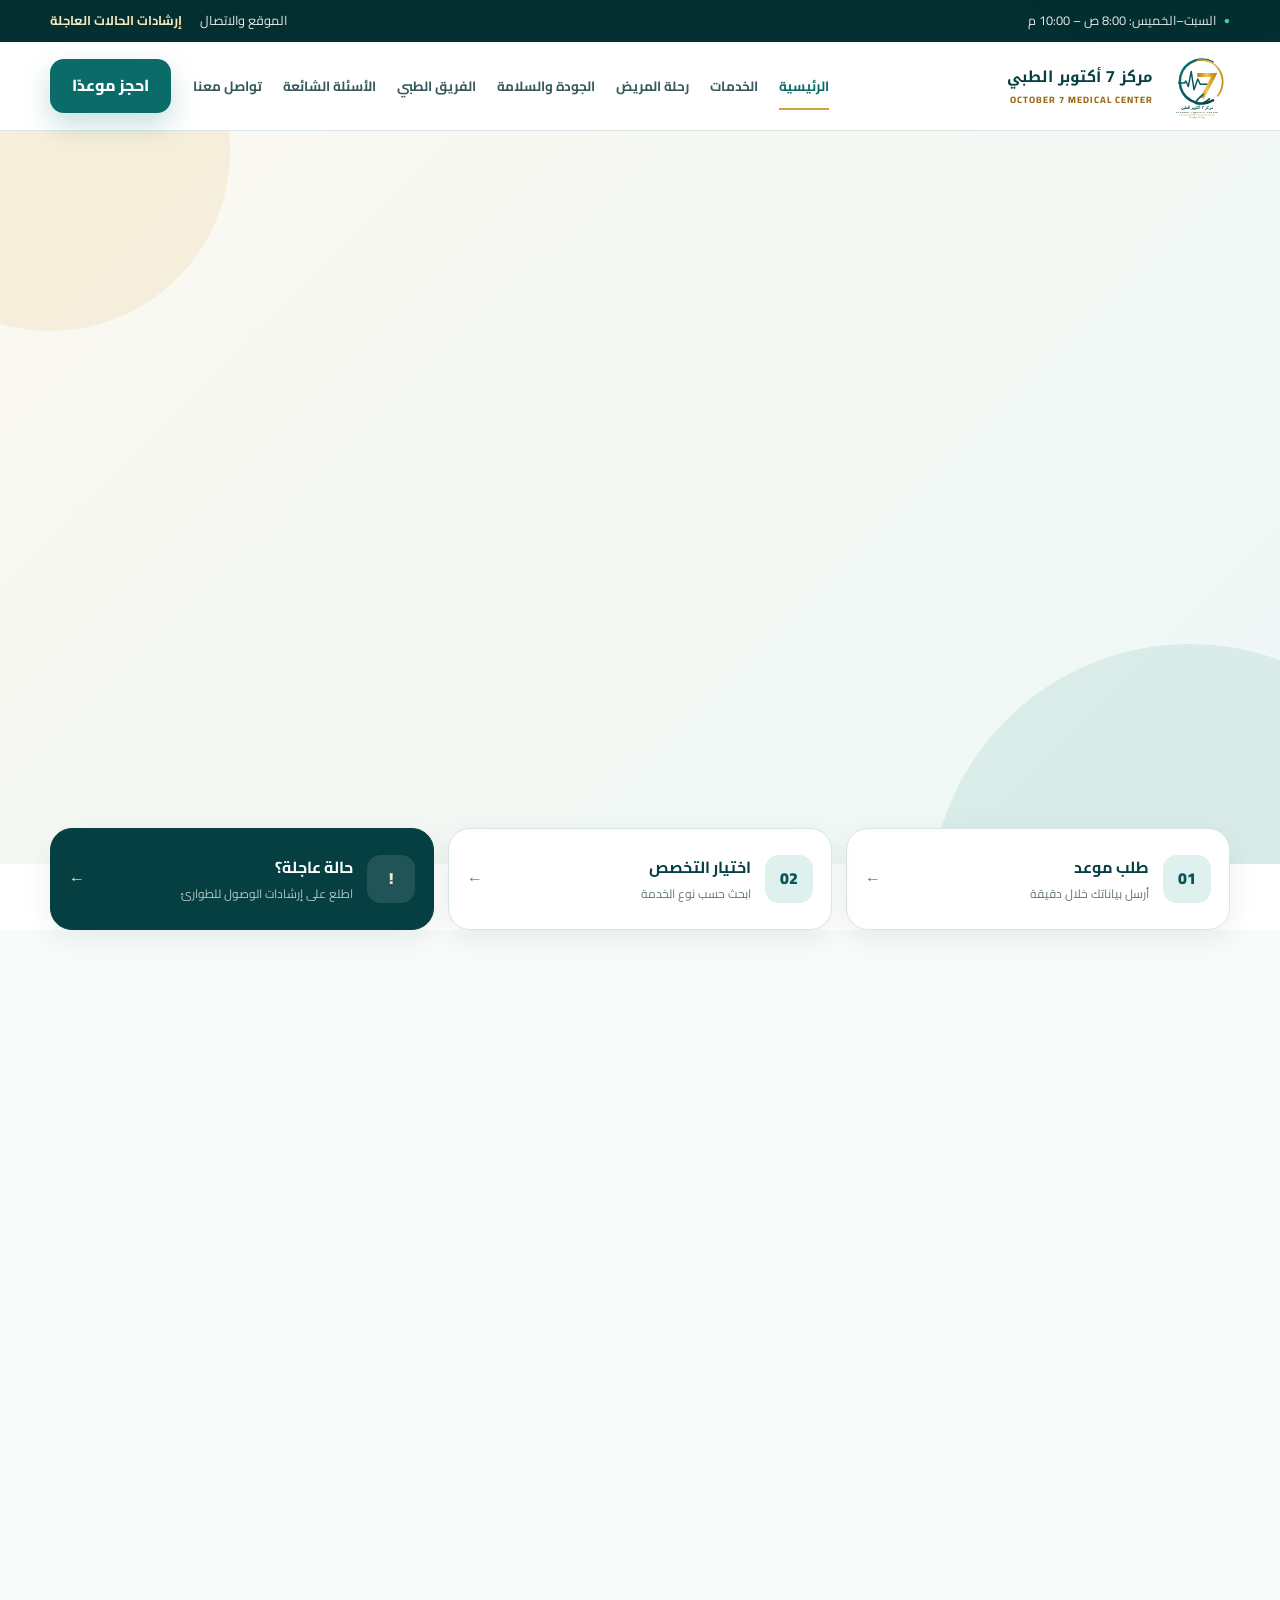
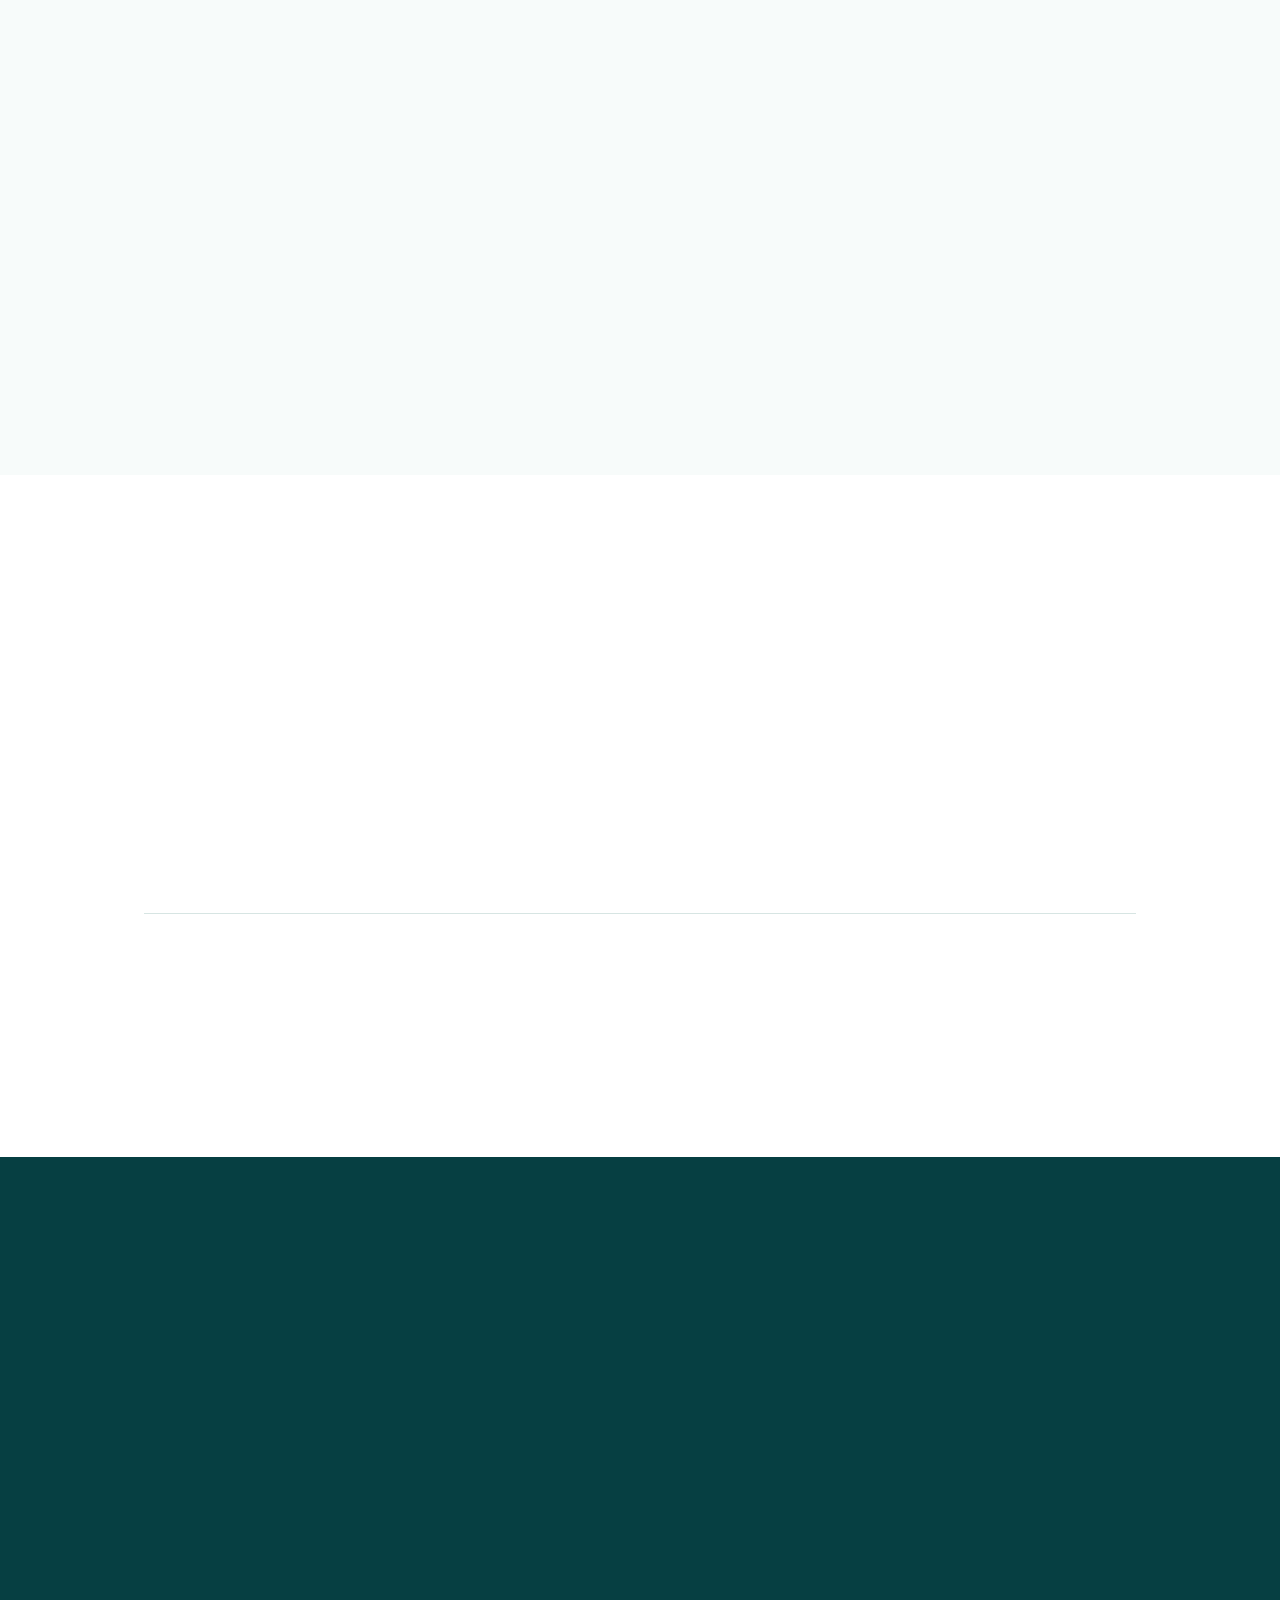
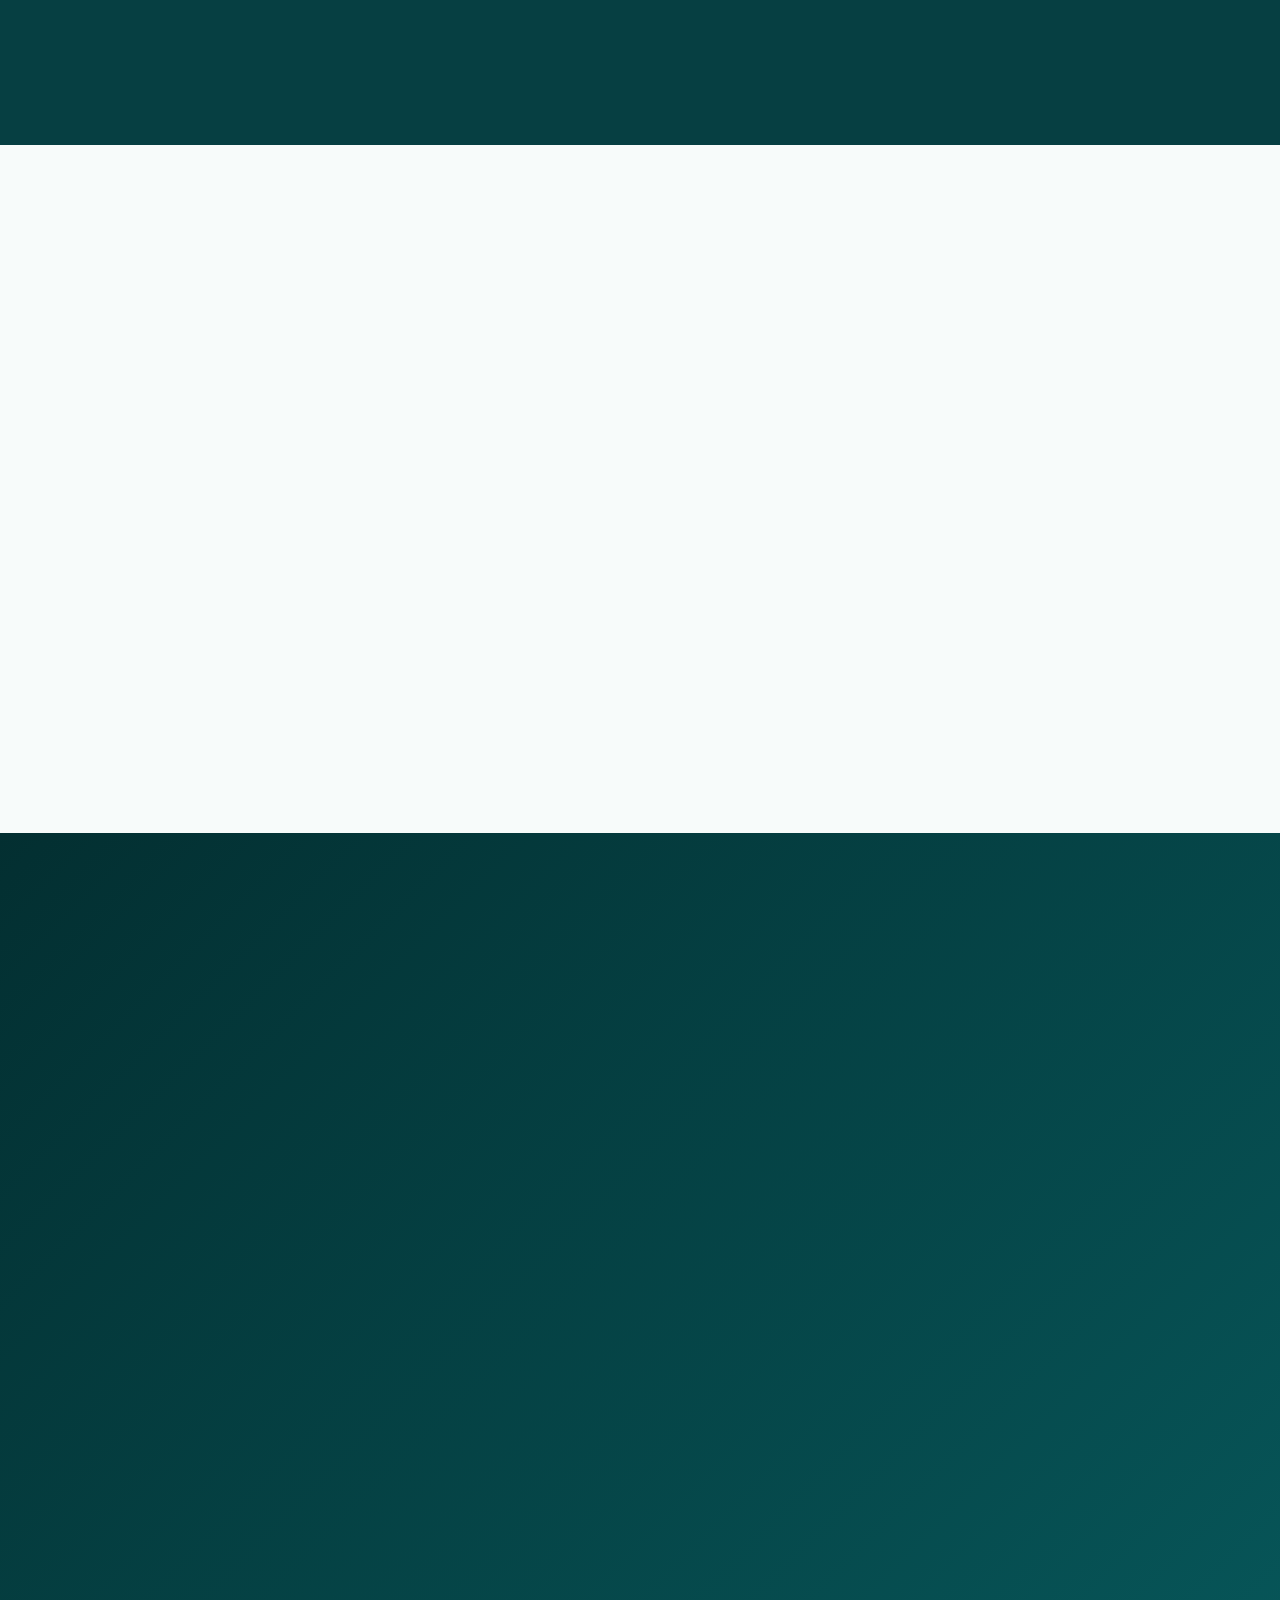
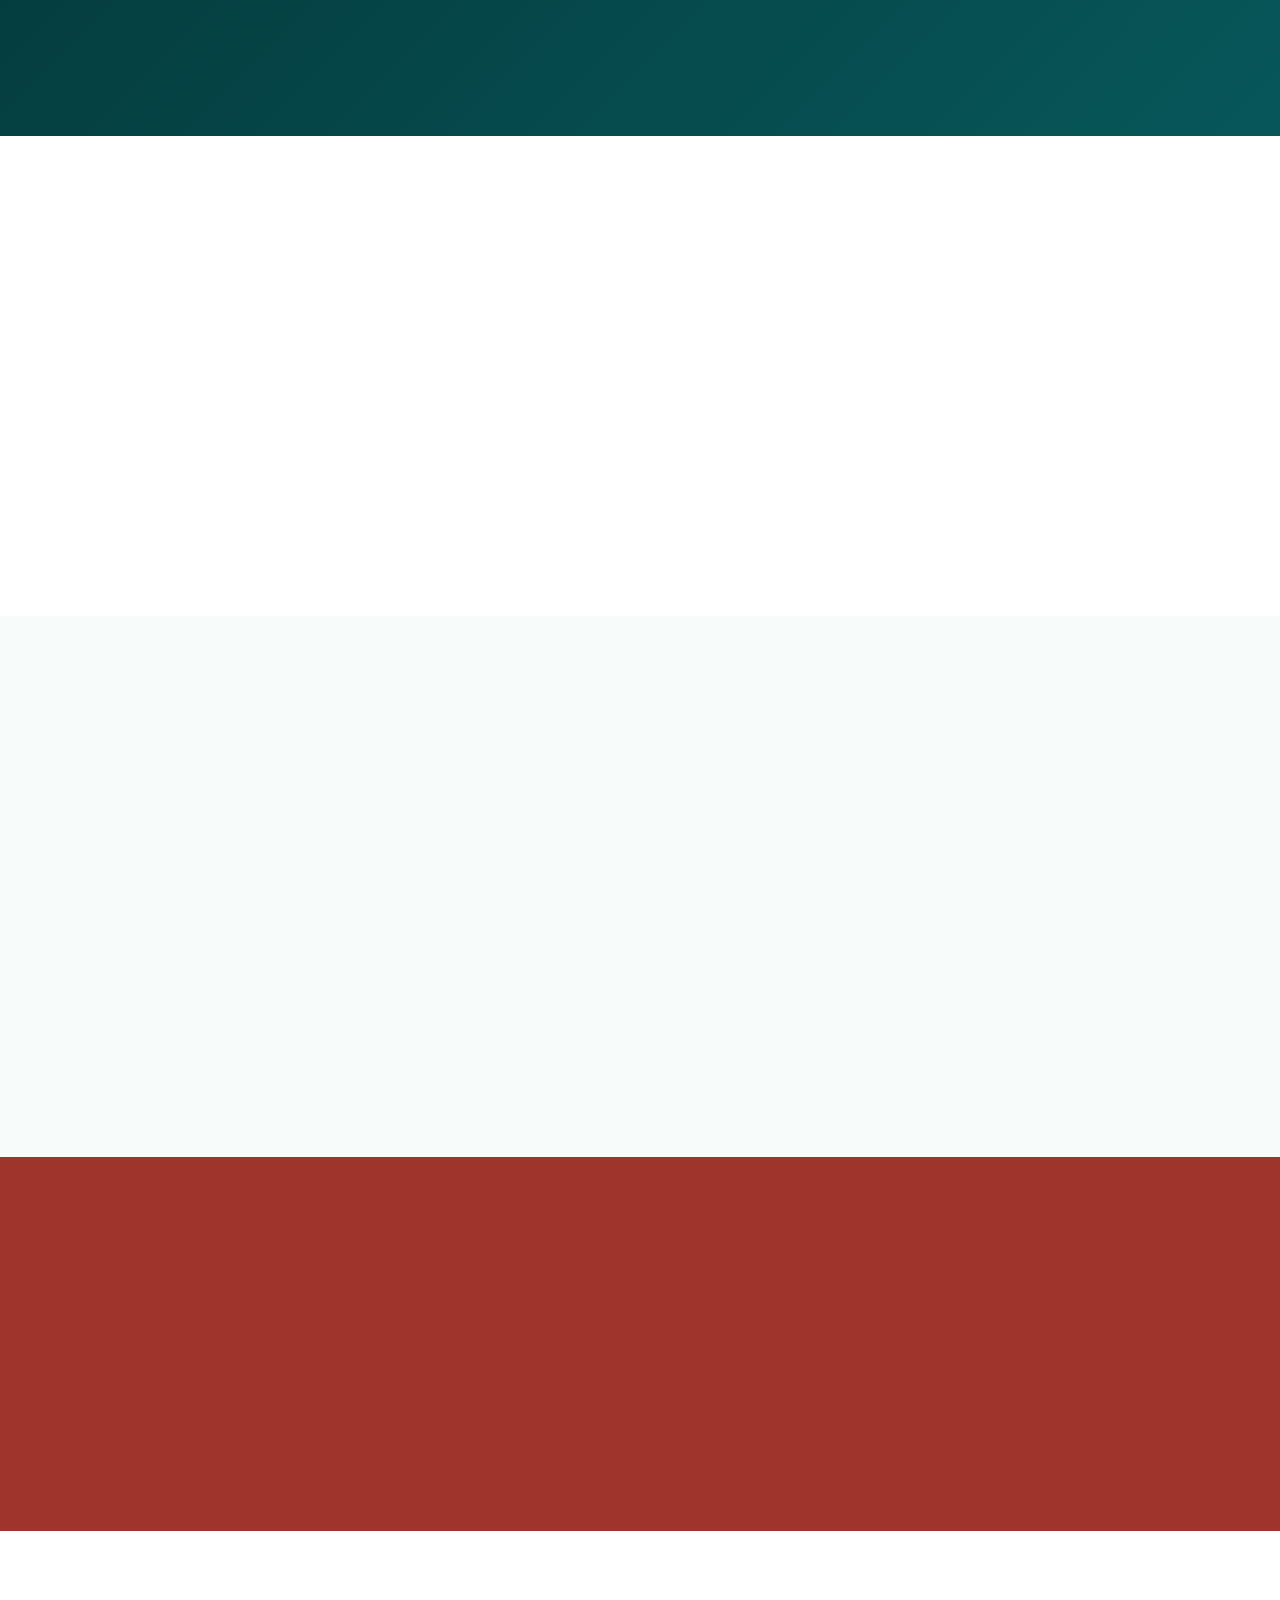
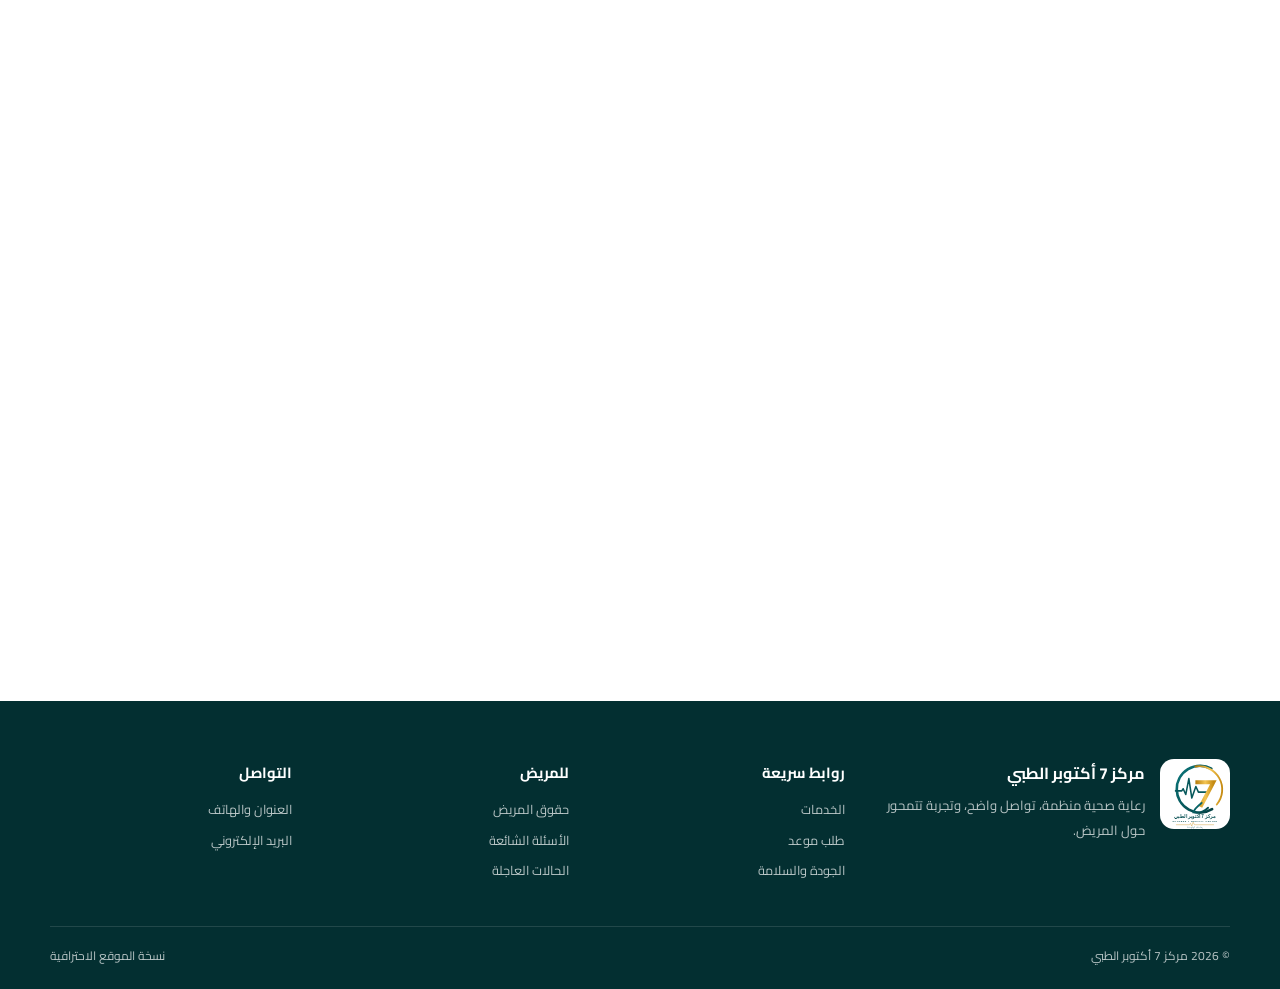
<file: index.html>
<!doctype html>
<html lang="ar" dir="rtl">
<head>
  <meta charset="utf-8">
  <meta name="viewport" content="width=device-width,initial-scale=1,viewport-fit=cover">
  <meta name="theme-color" content="#063f42">
  <meta name="color-scheme" content="light only">
  <meta name="description" content="الموقع الرسمي لمركز 7 أكتوبر الطبي — حجز مواعيد، عيادات تخصصية، خدمات تشخيصية، معلومات المريض والتواصل.">
  <meta name="keywords" content="مركز 7 أكتوبر الطبي, مركز طبي, عيادات, مختبر, أشعة, حجز موعد, اليمن">
  <meta property="og:title" content="مركز 7 أكتوبر الطبي">
  <meta property="og:description" content="رعاية منظمة، تواصل واضح، وتجربة صحية تتمحور حول المريض.">
  <meta property="og:type" content="website">
  <meta property="og:image" content="assets/logo.svg">
  <link rel="icon" href="assets/logo.svg" type="image/svg+xml">
  <link rel="manifest" href="manifest.webmanifest">
  <link rel="preconnect" href="https://fonts.googleapis.com">
  <link rel="preconnect" href="https://fonts.gstatic.com" crossorigin>
  <link href="https://fonts.googleapis.com/css2?family=Cairo:wght@400;500;600;700;800&family=Noto+Kufi+Arabic:wght@600;700;800&display=swap" rel="stylesheet">
  <link rel="stylesheet" href="styles.css">
  <title>مركز 7 أكتوبر الطبي | رعايتك أولويتنا</title>
</head>
<body data-whatsapp="967000000000">
  <a class="skip-link" href="#main">تجاوز إلى المحتوى الرئيسي</a>

  <div class="utility-bar" aria-label="معلومات سريعة">
    <div class="container utility-bar__inner">
      <p><span aria-hidden="true">●</span> السبت–الخميس: 8:00 ص – 10:00 م</p>
      <div class="utility-bar__links">
        <a href="#contact">الموقع والاتصال</a>
        <a class="utility-bar__urgent" href="#urgent">إرشادات الحالات العاجلة</a>
      </div>
    </div>
  </div>

  <header class="site-header" id="home">
    <div class="container nav-shell">
      <a class="brand" href="#home" aria-label="الصفحة الرئيسية لمركز 7 أكتوبر الطبي">
        <img src="assets/logo.svg" alt="شعار مركز 7 أكتوبر الطبي" width="72" height="72">
        <span class="brand__text">
          <strong>مركز 7 أكتوبر الطبي</strong>
          <small>OCTOBER 7 MEDICAL CENTER</small>
        </span>
      </a>

      <button class="nav-toggle" type="button" aria-label="فتح القائمة" aria-expanded="false" aria-controls="nav-menu">
        <span></span><span></span><span></span>
      </button>

      <nav class="nav-menu" id="nav-menu" aria-label="التنقل الرئيسي">
        <a class="active" href="#home">الرئيسية</a>
        <a href="#services">الخدمات</a>
        <a href="#journey">رحلة المريض</a>
        <a href="#quality">الجودة والسلامة</a>
        <a href="#doctors">الفريق الطبي</a>
        <a href="#faq">الأسئلة الشائعة</a>
        <a href="#contact">تواصل معنا</a>
      </nav>

      <a class="button button--primary nav-appointment" href="#appointment">احجز موعدًا</a>
    </div>
  </header>

  <main id="main">
    <section class="hero section-marker" aria-labelledby="hero-title">
      <div class="container hero__grid">
        <div class="hero__content reveal">
          <span class="eyebrow">رعاية طبية منظمة وآمنة</span>
          <h1 id="hero-title">خدمة صحية أوضح،<br><em>من الحجز حتى المتابعة</em></h1>
          <p>تجربة رقمية مبسطة تساعدك على الوصول إلى التخصص المناسب، تجهيز زيارتك، وطلب موعدك بخطوات قليلة مع الحفاظ على الخصوصية ووضوح التواصل.</p>
          <div class="hero__actions">
            <a class="button button--primary button--large" href="#appointment">طلب موعد الآن</a>
            <a class="button button--secondary button--large" href="#services">استكشف الخدمات</a>
          </div>
          <ul class="trust-list" aria-label="مزايا تجربة المركز">
            <li>حجز مبسط</li>
            <li>إرشاد واضح</li>
            <li>خصوصية المريض</li>
          </ul>
        </div>

        <div class="hero__panel reveal" aria-label="بطاقة تعريف المركز">
          <div class="hero__panel-top">
            <span class="status-dot" aria-hidden="true"></span>
            <span>استقبال طلبات المواعيد</span>
          </div>
          <img src="assets/logo.svg" alt="شعار مركز 7 أكتوبر الطبي" width="310" height="310">
          <div class="hero__panel-copy">
            <strong>رعايتك أولويتنا</strong>
            <span>خدمات تشخيصية وعلاجية مترابطة في مكان واحد</span>
          </div>
          <div class="hero__panel-metrics">
            <div><strong>8+</strong><span>تخصصات وخدمات</span></div>
            <div><strong>6 أيام</strong><span>عمل أسبوعيًا</span></div>
            <div><strong>خطوات قليلة</strong><span>لطلب الموعد</span></div>
          </div>
        </div>
      </div>
    </section>

    <section class="quick-actions" aria-label="إجراءات سريعة">
      <div class="container quick-actions__grid">
        <a class="quick-action" href="#appointment">
          <span class="quick-action__icon" aria-hidden="true">01</span>
          <span><strong>طلب موعد</strong><small>أرسل بياناتك خلال دقيقة</small></span>
          <b aria-hidden="true">←</b>
        </a>
        <a class="quick-action" href="#services">
          <span class="quick-action__icon" aria-hidden="true">02</span>
          <span><strong>اختيار التخصص</strong><small>ابحث حسب نوع الخدمة</small></span>
          <b aria-hidden="true">←</b>
        </a>
        <a class="quick-action quick-action--urgent" href="#urgent">
          <span class="quick-action__icon" aria-hidden="true">!</span>
          <span><strong>حالة عاجلة؟</strong><small>اطلع على إرشادات الوصول للطوارئ</small></span>
          <b aria-hidden="true">←</b>
        </a>
      </div>
    </section>

    <section class="section section--soft section-marker" id="services">
      <div class="container">
        <div class="section-head reveal">
          <div>
            <span class="eyebrow">التخصصات والخدمات</span>
            <h2>اعثر على الخدمة المناسبة بسرعة</h2>
          </div>
          <p>استخدم البحث أو التصنيف لتقليل وقت التصفح والوصول مباشرة إلى الخدمة المطلوبة.</p>
        </div>

        <div class="service-tools reveal" aria-label="تصفية الخدمات">
          <label class="service-search" for="service-search">
            <span>بحث في الخدمات</span>
            <input id="service-search" type="search" placeholder="مثال: مختبر، نساء وولادة، أسنان" autocomplete="off">
          </label>
          <div class="filter-group" role="group" aria-label="تصنيف الخدمات">
            <button type="button" class="filter-chip active" data-filter="all" aria-pressed="true">الكل</button>
            <button type="button" class="filter-chip" data-filter="clinic" aria-pressed="false">العيادات</button>
            <button type="button" class="filter-chip" data-filter="diagnostic" aria-pressed="false">التشخيص</button>
            <button type="button" class="filter-chip" data-filter="support" aria-pressed="false">الخدمات المساندة</button>
          </div>
        </div>

        <div class="services-grid" id="services-grid" aria-live="polite">
          <article class="service-card reveal" data-category="clinic" data-keywords="باطنية مزمنة ضغط سكري قلب هضمي">
            <span class="service-card__tag">عيادة</span>
            <div class="service-card__icon" aria-hidden="true">ق</div>
            <h3>الطب الباطني</h3>
            <p>تقييم الحالات الحادة والمزمنة، المتابعة الدورية، وتنسيق الفحوصات وخطة العلاج.</p>
            <a href="#appointment" data-specialty="الطب الباطني">احجز في العيادة ←</a>
          </article>
          <article class="service-card reveal" data-category="clinic" data-keywords="أسنان لثة تنظيف حشو">
            <span class="service-card__tag">عيادة</span>
            <div class="service-card__icon" aria-hidden="true">س</div>
            <h3>طب الأسنان</h3>
            <p>فحوصات وقائية وعلاجات ترميمية وإرشاد لصحة الفم والأسنان ضمن بيئة مريحة.</p>
            <a href="#appointment" data-specialty="طب الأسنان">احجز في العيادة ←</a>
          </article>
          <article class="service-card reveal" data-category="clinic" data-keywords="جلدية شعر أظافر حساسية">
            <span class="service-card__tag">عيادة</span>
            <div class="service-card__icon" aria-hidden="true">ج</div>
            <h3>الأمراض الجلدية</h3>
            <p>تشخيص مشكلات الجلد والشعر والأظافر ووضع خطة علاج ومتابعة مناسبة.</p>
            <a href="#appointment" data-specialty="الأمراض الجلدية">احجز في العيادة ←</a>
          </article>
          <article class="service-card reveal" data-category="clinic" data-keywords="نساء ولادة حمل متابعة سونار">
            <span class="service-card__tag">عيادة</span>
            <div class="service-card__icon" aria-hidden="true">ن</div>
            <h3>النساء والولادة</h3>
            <p>استشارات صحة المرأة ومتابعة الحمل والفحوصات المرتبطة بها وفق جدول العيادة.</p>
            <a href="#appointment" data-specialty="النساء والولادة">احجز في العيادة ←</a>
          </article>
          <article class="service-card reveal" data-category="diagnostic" data-keywords="مختبر تحاليل دم كيمياء CBC">
            <span class="service-card__tag">تشخيص</span>
            <div class="service-card__icon" aria-hidden="true">م</div>
            <h3>المختبر الطبي</h3>
            <p>تحاليل أساسية مع تنظيم استقبال العينات، مراجعة النتائج، وتعليمات واضحة للمريض.</p>
            <a href="#appointment" data-specialty="المختبر الطبي">اطلب موعد فحص ←</a>
          </article>
          <article class="service-card reveal" data-category="diagnostic" data-keywords="أشعة سينية سونار موجات صوتية">
            <span class="service-card__tag">تشخيص</span>
            <div class="service-card__icon" aria-hidden="true">أ</div>
            <h3>الأشعة والتصوير</h3>
            <p>خدمات تصوير تشخيصي بحسب نطاق التشغيل مع توجيه المريض قبل الفحص وبعده.</p>
            <a href="#appointment" data-specialty="الأشعة والتصوير">اطلب موعد تصوير ←</a>
          </article>
          <article class="service-card reveal" data-category="support" data-keywords="تمريض حقن غيارات قياسات حيوية">
            <span class="service-card__tag">مساندة</span>
            <div class="service-card__icon" aria-hidden="true">ت</div>
            <h3>خدمات التمريض</h3>
            <p>قياسات حيوية، حقن، غيارات، وخدمات متابعة تُنفذ وفق تعليمات الطبيب.</p>
            <a href="#appointment" data-specialty="خدمات التمريض">اطلب الخدمة ←</a>
          </article>
          <article class="service-card reveal" data-category="support" data-keywords="صيدلية أدوية وصفة دواء">
            <span class="service-card__tag">مساندة</span>
            <div class="service-card__icon" aria-hidden="true">ص</div>
            <h3>الصيدلية والإرشاد الدوائي</h3>
            <p>صرف الأدوية ومراجعة تعليمات الاستخدام بما يدعم السلامة والالتزام بالخطة العلاجية.</p>
            <a href="#contact">استفسر عن التوفر ←</a>
          </article>
        </div>
        <p class="empty-state" id="services-empty" hidden>لا توجد خدمة مطابقة. جرّب كلمة بحث أخرى أو اختر «الكل».</p>
      </div>
    </section>

    <section class="section section-marker" id="journey">
      <div class="container">
        <div class="section-head section-head--center reveal">
          <span class="eyebrow">رحلة المريض</span>
          <h2>من الموعد إلى المتابعة في أربع خطوات</h2>
          <p>تسلسل واضح يقلل الارتباك، يسهّل الحركة داخل المركز، ويجعل المعلومات الأساسية متاحة في الوقت المناسب.</p>
        </div>
        <ol class="journey-grid">
          <li class="journey-step reveal"><span>1</span><h3>اختر الخدمة</h3><p>حدّد التخصص أو الفحص المطلوب من قائمة الخدمات.</p></li>
          <li class="journey-step reveal"><span>2</span><h3>أرسل الطلب</h3><p>أدخل بيانات التواصل والوقت المفضل للزيارة.</p></li>
          <li class="journey-step reveal"><span>3</span><h3>استقبل التأكيد</h3><p>يتواصل فريق الاستقبال لتثبيت الموعد والتعليمات.</p></li>
          <li class="journey-step reveal"><span>4</span><h3>زيارة ومتابعة</h3><p>تقييم منظم، خطة واضحة، وإرشادات للمتابعة.</p></li>
        </ol>
      </div>
    </section>

    <section class="section quality section-marker" id="quality">
      <div class="container quality__grid">
        <div class="quality__copy reveal">
          <span class="eyebrow eyebrow--light">الجودة وسلامة المريض</span>
          <h2>إجراءات عملية تدعم رعاية أكثر أمانًا</h2>
          <p>يعرض الموقع مبادئ تشغيلية مهمة للمريض والزائر، بما يشمل التعرف الصحيح على الهوية، مكافحة العدوى، سرية المعلومات، وحق تقديم الملاحظات.</p>
          <div class="quality__actions">
            <a class="button button--light" href="#patient-rights">حقوق المريض</a>
            <a class="button button--ghost" href="#contact">أرسل ملاحظة</a>
          </div>
        </div>
        <div class="quality__grid-cards reveal">
          <article><span>01</span><h3>هوية المريض</h3><p>تأكيد البيانات قبل الدواء أو الفحص أو الإجراء.</p></article>
          <article><span>02</span><h3>مكافحة العدوى</h3><p>نظافة اليدين، الوقاية الشخصية، والتعامل الآمن مع الأدوات.</p></article>
          <article><span>03</span><h3>سرية المعلومات</h3><p>تحديد من يحق له الاطلاع على الملف الطبي.</p></article>
          <article><span>04</span><h3>الشكوى والرضا</h3><p>قناة واضحة للملاحظات والإجراءات التصحيحية.</p></article>
        </div>
      </div>
    </section>

    <section class="section section--soft section-marker" id="doctors">
      <div class="container">
        <div class="section-head reveal">
          <div><span class="eyebrow">الفريق الطبي</span><h2>تعرف على مقدمي الرعاية</h2></div>
          <p>تُحدّث الأسماء والمؤهلات والمواعيد فور اعتماد الجدول الرسمي للمركز.</p>
        </div>
        <div class="doctors-grid">
          <article class="doctor-card reveal"><div class="doctor-card__avatar">د</div><div><span>الطب الباطني</span><h3>يُضاف اسم الطبيب</h3><p>استشاري / اختصاصي</p><small>السبت–الأربعاء</small></div></article>
          <article class="doctor-card reveal"><div class="doctor-card__avatar">د</div><div><span>طب الأسنان</span><h3>يُضاف اسم الطبيب</h3><p>استشاري / اختصاصي</p><small>الأحد–الخميس</small></div></article>
          <article class="doctor-card reveal"><div class="doctor-card__avatar">د</div><div><span>النساء والولادة</span><h3>يُضاف اسم الطبيبة</h3><p>استشارية / اختصاصية</p><small>حسب جدول العيادة</small></div></article>
          <article class="doctor-card reveal"><div class="doctor-card__avatar">د</div><div><span>الأمراض الجلدية</span><h3>يُضاف اسم الطبيب</h3><p>استشاري / اختصاصي</p><small>حسب جدول العيادة</small></div></article>
        </div>
      </div>
    </section>

    <section class="section appointment section-marker" id="appointment">
      <div class="container appointment__grid">
        <div class="appointment__copy reveal">
          <span class="eyebrow eyebrow--light">طلب موعد</span>
          <h2>بيانات أقل، وخطوات أوضح</h2>
          <p>أدخل المعلومات الضرورية فقط. عند تفعيل الرقم الرسمي، سيُفتح واتساب برسالة مرتبة وجاهزة للإرسال.</p>
          <ul class="appointment__benefits">
            <li>لا تُستخدم البيانات إلا للتواصل بشأن الموعد.</li>
            <li>يمكنك تحديد الفترة المناسبة بدلًا من وقت دقيق.</li>
            <li>سيؤكد الاستقبال الموعد قبل الحضور.</li>
          </ul>
        </div>
        <form class="appointment-form reveal" id="appointment-form" novalidate>
          <div class="form-progress" aria-hidden="true"><span class="active">1</span><i></i><span>2</span></div>
          <h3>بيانات الموعد</h3>
          <div class="form-row">
            <label>الاسم الكامل<input name="name" type="text" autocomplete="name" required minlength="3" placeholder="اكتب الاسم الثلاثي"></label>
            <label>رقم الهاتف<input name="phone" type="tel" autocomplete="tel" inputmode="tel" required pattern="[0-9+\s-]{7,18}" placeholder="مثال: 77xxxxxxx"></label>
          </div>
          <div class="form-row">
            <label>التخصص<select name="specialty" id="specialty" required><option value="">اختر التخصص</option><option>الطب الباطني</option><option>طب الأسنان</option><option>الأمراض الجلدية</option><option>النساء والولادة</option><option>المختبر الطبي</option><option>الأشعة والتصوير</option><option>خدمات التمريض</option><option>استفسار عام</option></select></label>
            <label>التاريخ المفضل<input name="date" type="date" required></label>
          </div>
          <label>الفترة المفضلة<select name="time" required><option value="">اختر الفترة</option><option>الفترة الصباحية</option><option>فترة الظهيرة</option><option>الفترة المسائية</option></select></label>
          <label>ملاحظات مختصرة<textarea name="message" rows="3" maxlength="300" placeholder="سبب الزيارة أو أي معلومة تساعد فريق الاستقبال"></textarea></label>
          <label class="consent"><input name="consent" type="checkbox" required><span>أوافق على استخدام البيانات للتواصل بشأن الموعد فقط.</span></label>
          <button class="button button--gold button--large" type="submit">إعداد طلب الموعد</button>
          <p class="form-status" id="form-status" role="status" aria-live="polite"></p>
        </form>
      </div>
    </section>

    <section class="section section-marker" id="patient-rights">
      <div class="container patient-info">
        <div class="section-copy reveal">
          <span class="eyebrow">معلومات المريض</span>
          <h2>قبل الزيارة: جهّز ما تحتاجه</h2>
          <p>إحضار المعلومات الأساسية يساعد الفريق الطبي على تقييم الحالة بدقة ويقلل الوقت المستغرق في التسجيل.</p>
          <a class="text-link" href="#faq">اطلع على الأسئلة الشائعة ←</a>
        </div>
        <div class="patient-checklist reveal">
          <article><span>✓</span><div><h3>الهوية والتقارير</h3><p>بطاقة الهوية وأي تقارير أو صور أو تحاليل سابقة.</p></div></article>
          <article><span>✓</span><div><h3>قائمة الأدوية</h3><p>أسماء الأدوية الحالية والجرعات والحساسية المعروفة.</p></div></article>
          <article><span>✓</span><div><h3>الأسئلة المهمة</h3><p>اكتب الأسئلة والأعراض ومدتها قبل الدخول للطبيب.</p></div></article>
          <article><span>✓</span><div><h3>حق الخصوصية والشكوى</h3><p>لك حق معرفة الخدمة، حماية معلوماتك، وتقديم ملاحظة أو شكوى.</p></div></article>
        </div>
      </div>
    </section>

    <section class="section section--soft section-marker" id="faq">
      <div class="container faq-layout">
        <div class="section-copy reveal">
          <span class="eyebrow">الأسئلة الشائعة</span>
          <h2>إجابات سريعة قبل الحضور</h2>
          <p>تُحدّث الإجابات حسب السياسات التشغيلية النهائية للمركز.</p>
        </div>
        <div class="accordion reveal">
          <details><summary>هل يلزم الحجز مسبقًا؟</summary><p>يُفضّل الحجز لتقليل وقت الانتظار. يستقبل المركز الحالات وفق القدرة التشغيلية وجدول العيادات.</p></details>
          <details><summary>كيف أستلم نتائج الفحوصات؟</summary><p>يتم تسليم النتائج حضوريًا أو عبر قناة إلكترونية آمنة بعد التحقق من هوية المريض.</p></details>
          <details><summary>هل يمكن تغيير موعدي؟</summary><p>نعم، تواصل مع الاستقبال مبكرًا لإعادة الجدولة وفق المواعيد المتاحة.</p></details>
          <details><summary>ما المعلومات المطلوبة عند الحجز؟</summary><p>الاسم، رقم الهاتف، التخصص المطلوب، التاريخ والفترة المفضلة، وملاحظة مختصرة عند الحاجة.</p></details>
        </div>
      </div>
    </section>

    <section class="urgent section-marker" id="urgent" aria-labelledby="urgent-title">
      <div class="container urgent__inner reveal">
        <div><span class="eyebrow eyebrow--light">تنبيه مهم</span><h2 id="urgent-title">عند وجود أعراض خطرة لا تنتظر الحجز الإلكتروني</h2><p>توجه فورًا إلى أقرب قسم طوارئ أو اتصل بخدمة الإسعاف المحلية عند صعوبة التنفس، ألم الصدر الشديد، فقدان الوعي، النزيف الشديد، أو تدهور مفاجئ.</p></div>
        <a class="button button--light" href="#contact">بيانات الوصول للمركز</a>
      </div>
    </section>

    <section class="section section-marker" id="contact">
      <div class="container">
        <div class="section-head reveal">
          <div><span class="eyebrow">تواصل معنا</span><h2>كل معلومات الزيارة في مكان واحد</h2></div>
          <p>البيانات التالية تجريبية ويجب استبدالها بالبيانات الرسمية قبل الإعلان النهائي.</p>
        </div>
        <div class="contact-grid">
          <article class="contact-card reveal"><span>01</span><h3>العنوان</h3><p>صنعاء – اليمن<br>يُضاف اسم الشارع والمعلم القريب</p><a href="#" id="map-link">فتح الخريطة ←</a></article>
          <article class="contact-card reveal"><span>02</span><h3>الهاتف</h3><p><a href="tel:+967000000000">+967 000 000 000</a><br>رقم الحجز الرسمي قيد التحديث</p></article>
          <article class="contact-card reveal"><span>03</span><h3>البريد</h3><p><a href="mailto:info@october7medical.com">info@october7medical.com</a><br>appointments@october7medical.com</p></article>
          <article class="contact-card reveal"><span>04</span><h3>ساعات العمل</h3><p>السبت–الخميس<br>8:00 ص – 10:00 م</p></article>
        </div>
        <div class="contact-banner reveal">
          <div><strong>للملاحظات والشكاوى</strong><span>يتم استقبال الملاحظات بسرية ومراجعتها لتحسين الخدمة.</span></div>
          <a class="button button--secondary" href="mailto:info@october7medical.com?subject=ملاحظة%20على%20الخدمة">إرسال ملاحظة</a>
        </div>
      </div>
    </section>
  </main>

  <footer class="footer">
    <div class="container footer__grid">
      <div class="footer__brand">
        <img src="assets/logo.svg" alt="شعار مركز 7 أكتوبر الطبي" width="76" height="76">
        <div><strong>مركز 7 أكتوبر الطبي</strong><p>رعاية صحية منظمة، تواصل واضح، وتجربة تتمحور حول المريض.</p></div>
      </div>
      <div><h3>روابط سريعة</h3><a href="#services">الخدمات</a><a href="#appointment">طلب موعد</a><a href="#quality">الجودة والسلامة</a></div>
      <div><h3>للمريض</h3><a href="#patient-rights">حقوق المريض</a><a href="#faq">الأسئلة الشائعة</a><a href="#urgent">الحالات العاجلة</a></div>
      <div><h3>التواصل</h3><a href="#contact">العنوان والهاتف</a><a href="mailto:info@october7medical.com">البريد الإلكتروني</a></div>
    </div>
    <div class="container footer__bottom"><span>© <span id="year"></span> مركز 7 أكتوبر الطبي</span><span>نسخة الموقع الاحترافية</span></div>
  </footer>

  <nav class="mobile-dock" aria-label="اختصارات الهاتف">
    <a href="#home"><span>⌂</span>الرئيسية</a>
    <a href="#services"><span>＋</span>الخدمات</a>
    <a class="mobile-dock__primary" href="#appointment"><span>✓</span>موعد</a>
    <a href="#contact"><span>☎</span>تواصل</a>
  </nav>

  <button class="back-top" type="button" aria-label="العودة إلى أعلى الصفحة">↑</button>
  <script src="app.js" defer></script>
</body>
</html>
</file>
<file: styles.css>
:root {
  --petrol-950: #032f31;
  --petrol-900: #063f42;
  --petrol-800: #07575a;
  --petrol-700: #0a6b68;
  --petrol-100: #dff1ef;
  --petrol-50: #eef8f7;
  --gold-700: #9e6d17;
  --gold-600: #bf8621;
  --gold-500: #d4a13b;
  --gold-100: #f7e8bd;
  --ivory: #fbf8f1;
  --ink: #17383a;
  --muted: #60777a;
  --line: #d7e5e3;
  --white: #ffffff;
  --danger: #9f342c;
  --shadow-sm: 0 8px 28px rgba(3, 47, 49, 0.08);
  --shadow-md: 0 18px 48px rgba(3, 47, 49, 0.13);
  --radius-sm: 14px;
  --radius-md: 22px;
  --radius-lg: 32px;
}

* { box-sizing: border-box; }
html { scroll-behavior: smooth; scroll-padding-top: 100px; background: var(--white); }
body {
  margin: 0;
  color: var(--ink);
  background: var(--white);
  font-family: "Cairo", Tahoma, Arial, sans-serif;
  line-height: 1.85;
  overflow-x: hidden;
}
img { display: block; max-width: 100%; }
a { color: inherit; text-decoration: none; }
button, input, select, textarea { font: inherit; }
button { color: inherit; }
.container { width: min(1180px, calc(100% - 36px)); margin-inline: auto; }
.skip-link {
  position: fixed; inset-inline-start: 12px; top: 10px; z-index: 9999;
  padding: 10px 16px; border-radius: 10px; background: var(--white); color: var(--petrol-900);
  box-shadow: var(--shadow-md); transform: translateY(-160%);
}
.skip-link:focus { transform: none; }
:focus-visible { outline: 3px solid var(--gold-500); outline-offset: 3px; }

.utility-bar { background: var(--petrol-950); color: rgba(255,255,255,.9); font-size: .8rem; }
.utility-bar__inner { min-height: 42px; display: flex; align-items: center; justify-content: space-between; gap: 18px; }
.utility-bar p { margin: 0; display: flex; align-items: center; gap: 8px; }
.utility-bar p span { color: #4ad09d; font-size: .65rem; }
.utility-bar__links { display: flex; gap: 18px; }
.utility-bar__urgent { color: var(--gold-100); font-weight: 700; }

.site-header {
  position: sticky; top: 0; z-index: 1000;
  background: rgba(255,255,255,.94); border-bottom: 1px solid rgba(215,229,227,.9);
  backdrop-filter: blur(18px);
}
.nav-shell { min-height: 88px; display: flex; align-items: center; gap: 22px; }
.brand { display: flex; align-items: center; gap: 11px; flex: 0 0 auto; }
.brand img { width: 66px; height: 66px; object-fit: contain; }
.brand__text strong, .brand__text small { display: block; }
.brand__text strong { font-family: "Noto Kufi Arabic", sans-serif; color: var(--petrol-900); font-size: .95rem; }
.brand__text small { color: var(--gold-700); font-size: .58rem; letter-spacing: .11em; font-weight: 800; }
.nav-menu { margin-inline-start: auto; display: flex; align-items: center; gap: 21px; }
.nav-menu a { position: relative; padding-block: 30px; color: #36595b; font-size: .84rem; font-weight: 700; }
.nav-menu a::after { content: ""; position: absolute; inset-inline: 50%; bottom: 18px; height: 2px; background: var(--gold-500); transition: .22s ease; }
.nav-menu a:hover, .nav-menu a.active { color: var(--petrol-700); }
.nav-menu a:hover::after, .nav-menu a.active::after { inset-inline: 0; }
.nav-toggle { display: none; margin-inline-start: auto; width: 46px; height: 46px; border: 1px solid var(--line); border-radius: 13px; background: var(--white); }
.nav-toggle span { display: block; width: 24px; height: 2px; margin: 5px auto; background: var(--petrol-900); transition: .2s; }
.nav-toggle[aria-expanded="true"] span:nth-child(1) { transform: translateY(7px) rotate(45deg); }
.nav-toggle[aria-expanded="true"] span:nth-child(2) { opacity: 0; }
.nav-toggle[aria-expanded="true"] span:nth-child(3) { transform: translateY(-7px) rotate(-45deg); }

.button {
  display: inline-flex; align-items: center; justify-content: center; gap: 8px;
  min-height: 46px; padding: 11px 21px; border: 1px solid transparent; border-radius: 14px;
  cursor: pointer; font-weight: 800; transition: transform .2s ease, box-shadow .2s ease, background .2s ease;
}
.button:hover { transform: translateY(-2px); }
.button--large { min-height: 52px; padding-inline: 26px; }
.button--primary { background: var(--petrol-700); color: var(--white); box-shadow: 0 12px 28px rgba(10,107,104,.22); }
.button--primary:hover { background: var(--petrol-800); }
.button--secondary { background: var(--white); color: var(--petrol-900); border-color: var(--line); }
.button--gold { background: var(--gold-600); color: var(--white); }
.button--light { background: var(--white); color: var(--petrol-900); }
.button--ghost { color: var(--white); border-color: rgba(255,255,255,.34); background: transparent; }

.hero { position: relative; overflow: hidden; background: linear-gradient(135deg, var(--ivory), var(--petrol-50)); }
.hero::before, .hero::after { content: ""; position: absolute; border-radius: 999px; pointer-events: none; }
.hero::before { width: 360px; height: 360px; top: -160px; inset-inline-end: -130px; background: rgba(212,161,59,.12); }
.hero::after { width: 520px; height: 520px; bottom: -300px; inset-inline-start: -170px; background: rgba(10,107,104,.09); }
.hero__grid { position: relative; z-index: 1; min-height: 650px; display: grid; grid-template-columns: 1.06fr .94fr; gap: 70px; align-items: center; padding-block: 68px 92px; }
.eyebrow { display: inline-flex; align-items: center; gap: 10px; color: var(--gold-700); font-size: .86rem; font-weight: 800; margin-bottom: 12px; }
.eyebrow::before { content: ""; width: 34px; height: 2px; background: currentColor; }
.eyebrow--light { color: var(--gold-100); }
.hero h1, .section-head h2, .section-copy h2, .quality h2, .appointment h2, .urgent h2 {
  font-family: "Noto Kufi Arabic", sans-serif;
}
.hero h1 { margin: 0 0 20px; color: var(--petrol-900); font-size: clamp(2.45rem, 5vw, 4.5rem); line-height: 1.34; letter-spacing: -.035em; }
.hero h1 em { color: var(--gold-700); font-style: normal; }
.hero__content > p { max-width: 690px; margin: 0 0 28px; color: var(--muted); font-size: 1.05rem; }
.hero__actions { display: flex; gap: 12px; flex-wrap: wrap; }
.trust-list { display: flex; gap: 10px; flex-wrap: wrap; margin: 32px 0 0; padding: 0; list-style: none; }
.trust-list li { padding: 7px 12px; border: 1px solid rgba(10,107,104,.16); border-radius: 999px; background: rgba(255,255,255,.7); color: var(--petrol-800); font-size: .8rem; font-weight: 700; }
.trust-list li::before { content: "✓"; margin-inline-end: 6px; color: var(--gold-700); }
.hero__panel { position: relative; padding: 26px; border: 1px solid rgba(255,255,255,.88); border-radius: var(--radius-lg); background: rgba(255,255,255,.87); box-shadow: var(--shadow-md); backdrop-filter: blur(12px); }
.hero__panel-top { display: flex; align-items: center; gap: 8px; padding-bottom: 18px; color: var(--petrol-800); font-size: .8rem; font-weight: 700; }
.status-dot { width: 9px; height: 9px; border-radius: 50%; background: #25a56d; box-shadow: 0 0 0 6px rgba(37,165,109,.12); }
.hero__panel img { width: min(310px, 82%); margin: 2px auto 8px; }
.hero__panel-copy { text-align: center; }
.hero__panel-copy strong, .hero__panel-copy span { display: block; }
.hero__panel-copy strong { color: var(--petrol-900); font-family: "Noto Kufi Arabic", sans-serif; }
.hero__panel-copy span { color: var(--muted); font-size: .8rem; }
.hero__panel-metrics { display: grid; grid-template-columns: repeat(3,1fr); gap: 9px; margin-top: 22px; }
.hero__panel-metrics div { min-height: 82px; display: grid; align-content: center; padding: 10px; border-radius: 14px; background: var(--petrol-50); text-align: center; }
.hero__panel-metrics strong { color: var(--petrol-800); font-size: .94rem; }
.hero__panel-metrics span { color: var(--muted); font-size: .7rem; }

.quick-actions { position: relative; z-index: 4; margin-top: -36px; }
.quick-actions__grid { display: grid; grid-template-columns: repeat(3,1fr); gap: 14px; }
.quick-action { min-height: 102px; display: flex; align-items: center; gap: 14px; padding: 18px; border: 1px solid var(--line); border-radius: var(--radius-md); background: var(--white); box-shadow: var(--shadow-sm); transition: .22s ease; }
.quick-action:hover { transform: translateY(-4px); box-shadow: var(--shadow-md); }
.quick-action__icon { width: 48px; height: 48px; flex: 0 0 48px; display: grid; place-items: center; border-radius: 14px; background: var(--petrol-100); color: var(--petrol-800); font-weight: 900; }
.quick-action strong, .quick-action small { display: block; }
.quick-action strong { color: var(--petrol-900); }
.quick-action small { color: var(--muted); font-size: .75rem; }
.quick-action b { margin-inline-start: auto; color: var(--gold-700); }
.quick-action--urgent { background: var(--petrol-900); border-color: var(--petrol-900); }
.quick-action--urgent .quick-action__icon { background: rgba(255,255,255,.11); color: var(--gold-100); }
.quick-action--urgent strong { color: var(--white); }
.quick-action--urgent small { color: rgba(255,255,255,.7); }
.quick-action--urgent b { color: var(--gold-100); }

.section { padding: 104px 0; }
.section--soft { background: #f7fbfa; }
.section-head { display: flex; align-items: end; justify-content: space-between; gap: 42px; margin-bottom: 38px; }
.section-head h2, .section-copy h2 { margin: 0; color: var(--petrol-900); font-size: clamp(1.9rem, 4vw, 3rem); line-height: 1.45; }
.section-head p, .section-copy p { max-width: 520px; margin: 0; color: var(--muted); }
.section-head--center { display: block; max-width: 780px; margin-inline: auto; margin-bottom: 48px; text-align: center; }
.section-head--center p { margin: 10px auto 0; }

.service-tools { display: flex; align-items: end; justify-content: space-between; gap: 20px; margin-bottom: 28px; }
.service-search { width: min(420px, 100%); display: grid; gap: 6px; color: var(--petrol-900); font-size: .8rem; font-weight: 700; }
.service-search input { width: 100%; min-height: 48px; padding: 11px 14px; border: 1px solid var(--line); border-radius: 14px; background: var(--white); color: var(--ink); }
.filter-group { display: flex; gap: 8px; flex-wrap: wrap; }
.filter-chip { min-height: 42px; padding: 8px 14px; border: 1px solid var(--line); border-radius: 999px; background: var(--white); color: var(--muted); cursor: pointer; font-size: .8rem; font-weight: 700; }
.filter-chip.active { border-color: var(--petrol-700); background: var(--petrol-700); color: var(--white); }
.services-grid { display: grid; grid-template-columns: repeat(4,1fr); gap: 18px; }
.service-card { position: relative; min-height: 296px; display: flex; flex-direction: column; padding: 24px; border: 1px solid var(--line); border-radius: var(--radius-md); background: var(--white); transition: .24s ease; }
.service-card:hover { transform: translateY(-6px); box-shadow: var(--shadow-md); }
.service-card[hidden] { display: none; }
.service-card__tag { position: absolute; top: 18px; inset-inline-end: 18px; padding: 4px 9px; border-radius: 999px; background: var(--ivory); color: var(--gold-700); font-size: .68rem; font-weight: 800; }
.service-card__icon { width: 54px; height: 54px; display: grid; place-items: center; border-radius: 16px; background: var(--petrol-100); color: var(--petrol-800); font-family: "Noto Kufi Arabic", sans-serif; font-size: 1.1rem; }
.service-card h3 { margin: 18px 0 8px; color: var(--petrol-900); font-size: 1.02rem; }
.service-card p { margin: 0 0 18px; color: var(--muted); font-size: .84rem; }
.service-card a { margin-top: auto; color: var(--gold-700); font-size: .8rem; font-weight: 800; }
.empty-state { margin: 22px 0 0; padding: 20px; border: 1px dashed var(--line); border-radius: 16px; color: var(--muted); text-align: center; }

.journey-grid { position: relative; display: grid; grid-template-columns: repeat(4,1fr); gap: 22px; margin: 0; padding: 0; list-style: none; }
.journey-grid::before { content: ""; position: absolute; top: 34px; inset-inline: 8%; height: 1px; background: var(--line); }
.journey-step { position: relative; text-align: center; }
.journey-step > span { position: relative; z-index: 2; width: 68px; height: 68px; display: grid; place-items: center; margin: auto; border: 2px solid var(--gold-500); border-radius: 50%; background: var(--white); box-shadow: 0 0 0 10px var(--white); color: var(--petrol-900); font-weight: 900; }
.journey-step h3 { margin: 18px 0 5px; color: var(--petrol-900); }
.journey-step p { margin: 0; color: var(--muted); font-size: .83rem; }

.quality { background: var(--petrol-900); color: var(--white); }
.quality__grid { display: grid; grid-template-columns: .9fr 1.1fr; gap: 60px; align-items: center; }
.quality h2, .appointment h2, .urgent h2 { margin: 0 0 16px; color: var(--white); font-size: clamp(1.9rem, 4vw, 3rem); line-height: 1.45; }
.quality__copy > p { color: rgba(255,255,255,.74); }
.quality__actions { display: flex; gap: 10px; flex-wrap: wrap; margin-top: 24px; }
.quality__grid-cards { display: grid; grid-template-columns: repeat(2,1fr); gap: 14px; }
.quality__grid-cards article { min-height: 178px; padding: 22px; border: 1px solid rgba(255,255,255,.15); border-radius: 20px; background: rgba(255,255,255,.06); }
.quality__grid-cards span { color: var(--gold-100); font-weight: 900; }
.quality__grid-cards h3 { margin: 24px 0 5px; color: var(--white); }
.quality__grid-cards p { margin: 0; color: rgba(255,255,255,.68); font-size: .82rem; }

.doctors-grid { display: grid; grid-template-columns: repeat(4,1fr); gap: 18px; }
.doctor-card { display: grid; grid-template-rows: 160px auto; overflow: hidden; border: 1px solid var(--line); border-radius: var(--radius-md); background: var(--white); transition: .22s ease; }
.doctor-card:hover { transform: translateY(-5px); box-shadow: var(--shadow-md); }
.doctor-card__avatar { display: grid; place-items: center; background: linear-gradient(145deg, var(--petrol-100), var(--gold-100)); color: var(--petrol-800); font-family: "Noto Kufi Arabic", sans-serif; font-size: 3rem; }
.doctor-card > div:last-child { padding: 20px; }
.doctor-card span { color: var(--gold-700); font-size: .74rem; font-weight: 800; }
.doctor-card h3 { margin: 4px 0 2px; color: var(--petrol-900); font-size: 1rem; }
.doctor-card p { margin: 0 0 8px; color: var(--muted); font-size: .8rem; }
.doctor-card small { color: var(--muted); }

.appointment { background: linear-gradient(135deg, var(--petrol-950), var(--petrol-800)); color: var(--white); }
.appointment__grid { display: grid; grid-template-columns: .82fr 1.18fr; gap: 64px; align-items: center; }
.appointment__copy > p { color: rgba(255,255,255,.72); }
.appointment__benefits { display: grid; gap: 10px; margin: 24px 0 0; padding: 0; list-style: none; }
.appointment__benefits li { position: relative; padding-inline-start: 30px; color: rgba(255,255,255,.86); }
.appointment__benefits li::before { content: "✓"; position: absolute; inset-inline-start: 0; color: var(--gold-100); font-weight: 900; }
.appointment-form { padding: 30px; border-radius: 28px; background: var(--white); color: var(--ink); box-shadow: var(--shadow-md); }
.appointment-form h3 { margin: 8px 0 22px; color: var(--petrol-900); }
.form-progress { display: flex; align-items: center; gap: 8px; }
.form-progress span { width: 27px; height: 27px; display: grid; place-items: center; border-radius: 50%; background: var(--petrol-50); color: var(--muted); font-size: .72rem; font-weight: 800; }
.form-progress span.active { background: var(--petrol-700); color: var(--white); }
.form-progress i { width: 48px; height: 2px; background: var(--line); }
.form-row { display: grid; grid-template-columns: 1fr 1fr; gap: 14px; }
.appointment-form label { display: grid; gap: 7px; margin-bottom: 14px; color: #36595b; font-size: .8rem; font-weight: 700; }
.appointment-form input, .appointment-form select, .appointment-form textarea { width: 100%; min-height: 47px; padding: 10px 13px; border: 1px solid var(--line); border-radius: 12px; background: #fbfdfc; color: var(--ink); }
.appointment-form textarea { resize: vertical; }
.appointment-form input:focus, .appointment-form select:focus, .appointment-form textarea:focus { border-color: var(--petrol-700); box-shadow: 0 0 0 4px rgba(10,107,104,.1); outline: 0; }
.consent { display: flex !important; align-items: flex-start; gap: 10px !important; }
.consent input { width: 18px; min-height: 18px; height: 18px; margin-top: 4px; }
.appointment-form .button { width: 100%; }
.form-status { min-height: 26px; margin: 10px 0 0; color: var(--petrol-700); text-align: center; font-size: .8rem; }

.patient-info { display: grid; grid-template-columns: .78fr 1.22fr; gap: 60px; align-items: center; }
.text-link { color: var(--gold-700); font-weight: 800; }
.patient-checklist { display: grid; grid-template-columns: repeat(2,1fr); gap: 14px; }
.patient-checklist article { display: flex; gap: 13px; padding: 19px; border: 1px solid var(--line); border-radius: 18px; background: var(--white); }
.patient-checklist article > span { width: 38px; height: 38px; flex: 0 0 38px; display: grid; place-items: center; border-radius: 12px; background: var(--petrol-100); color: var(--petrol-800); font-weight: 900; }
.patient-checklist h3 { margin: 0; color: var(--petrol-900); font-size: .94rem; }
.patient-checklist p { margin: 3px 0 0; color: var(--muted); font-size: .8rem; }

.faq-layout { display: grid; grid-template-columns: .7fr 1.3fr; gap: 60px; align-items: start; }
.accordion { display: grid; gap: 11px; }
.accordion details { overflow: hidden; border: 1px solid var(--line); border-radius: 16px; background: var(--white); }
.accordion summary { display: flex; justify-content: space-between; gap: 12px; padding: 18px 20px; cursor: pointer; list-style: none; color: var(--petrol-900); font-weight: 800; }
.accordion summary::-webkit-details-marker { display: none; }
.accordion summary::after { content: "+"; color: var(--gold-700); font-size: 1.25rem; }
.accordion details[open] summary::after { content: "−"; }
.accordion p { margin: 0; padding: 0 20px 18px; color: var(--muted); font-size: .86rem; }

.urgent { padding: 72px 0; background: var(--danger); color: var(--white); }
.urgent__inner { display: flex; align-items: center; justify-content: space-between; gap: 34px; }
.urgent__inner > div { max-width: 850px; }
.urgent h2 { font-size: clamp(1.7rem, 3vw, 2.5rem); }
.urgent p { margin: 0; color: rgba(255,255,255,.82); }

.contact-grid { display: grid; grid-template-columns: repeat(4,1fr); gap: 16px; }
.contact-card { min-height: 225px; display: flex; flex-direction: column; padding: 22px; border: 1px solid var(--line); border-radius: 20px; background: var(--white); }
.contact-card > span { color: var(--gold-700); font-weight: 900; }
.contact-card h3 { margin: 22px 0 6px; color: var(--petrol-900); }
.contact-card p { margin: 0 0 14px; color: var(--muted); font-size: .82rem; }
.contact-card > a { margin-top: auto; color: var(--gold-700); font-size: .8rem; font-weight: 800; }
.contact-banner { margin-top: 18px; display: flex; align-items: center; justify-content: space-between; gap: 20px; padding: 22px 24px; border-radius: 20px; background: var(--ivory); }
.contact-banner strong, .contact-banner span { display: block; }
.contact-banner strong { color: var(--petrol-900); }
.contact-banner span { color: var(--muted); font-size: .82rem; }

.footer { padding: 58px 0 22px; background: var(--petrol-950); color: rgba(255,255,255,.72); }
.footer__grid { display: grid; grid-template-columns: 1.45fr repeat(3,1fr); gap: 34px; }
.footer__brand { display: flex; gap: 15px; align-items: flex-start; }
.footer__brand img { width: 70px; height: 70px; border-radius: 14px; }
.footer__brand strong { color: var(--white); }
.footer__brand p { max-width: 300px; margin: 5px 0 0; font-size: .82rem; }
.footer h3 { margin: 0 0 12px; color: var(--white); font-size: .92rem; }
.footer a { display: block; width: fit-content; margin: 7px 0; font-size: .8rem; }
.footer a:hover { color: var(--gold-100); }
.footer__bottom { display: flex; justify-content: space-between; gap: 16px; margin-top: 36px; padding-top: 18px; border-top: 1px solid rgba(255,255,255,.12); font-size: .75rem; }

.mobile-dock { display: none; }
.back-top { position: fixed; inset-inline-end: 18px; bottom: 20px; z-index: 40; width: 45px; height: 45px; border: 0; border-radius: 50%; background: var(--petrol-900); color: var(--white); box-shadow: var(--shadow-md); cursor: pointer; opacity: 0; visibility: hidden; transform: translateY(10px); transition: .2s ease; }
.back-top.show { opacity: 1; visibility: visible; transform: none; }
.reveal { opacity: 0; transform: translateY(20px); }
.reveal.visible { opacity: 1; transform: none; transition: opacity .55s ease, transform .55s ease; }

@media (max-width: 1080px) {
  .nav-menu { gap: 14px; }
  .nav-menu a { font-size: .79rem; }
  .services-grid { grid-template-columns: repeat(3,1fr); }
  .doctors-grid { grid-template-columns: repeat(2,1fr); }
}

@media (max-width: 920px) {
  html { scroll-padding-top: 82px; }
  .nav-appointment { display: none; }
  .nav-toggle { display: block; }
  .nav-menu {
    position: absolute; top: calc(100% + 8px); inset-inline: 18px; display: none;
    padding: 12px; border: 1px solid var(--line); border-radius: 18px; background: var(--white); box-shadow: var(--shadow-md);
  }
  .nav-menu.open { display: grid; }
  .nav-menu a { padding: 11px 12px; border-radius: 10px; }
  .nav-menu a::after { display: none; }
  .nav-menu a.active { background: var(--petrol-50); }
  .hero__grid, .quality__grid, .appointment__grid, .patient-info, .faq-layout { grid-template-columns: 1fr; }
  .hero__grid { min-height: auto; gap: 40px; text-align: center; }
  .hero__content > p { margin-inline: auto; }
  .hero__actions, .trust-list { justify-content: center; }
  .hero__panel { max-width: 590px; margin-inline: auto; }
  .quick-actions__grid { grid-template-columns: 1fr; }
  .section-head { display: block; }
  .section-head p { margin-top: 10px; }
  .service-tools { align-items: stretch; flex-direction: column; }
  .services-grid { grid-template-columns: repeat(2,1fr); }
  .journey-grid { grid-template-columns: repeat(2,1fr); }
  .journey-grid::before { display: none; }
  .quality__grid-cards { grid-template-columns: repeat(2,1fr); }
  .contact-grid { grid-template-columns: repeat(2,1fr); }
  .urgent__inner { align-items: flex-start; flex-direction: column; }
  .footer__grid { grid-template-columns: repeat(2,1fr); }
}

@media (max-width: 620px) {
  .container { width: min(100% - 24px, 1180px); }
  .utility-bar { display: none; }
  .nav-shell { min-height: 74px; }
  .brand img { width: 56px; height: 56px; }
  .brand__text strong { font-size: .82rem; }
  .brand__text small { display: none; }
  .hero__grid { padding-block: 46px 76px; }
  .hero h1 { font-size: 2.2rem; }
  .hero__content > p { font-size: .94rem; }
  .hero__actions .button { width: 100%; }
  .hero__panel { padding: 18px; }
  .hero__panel-metrics { grid-template-columns: 1fr; }
  .quick-actions { margin-top: -25px; }
  .quick-action { min-height: 88px; }
  .section { padding: 76px 0; }
  .section-head h2, .section-copy h2, .quality h2, .appointment h2 { font-size: 1.75rem; }
  .services-grid, .doctors-grid, .quality__grid-cards, .patient-checklist, .contact-grid, .footer__grid { grid-template-columns: 1fr; }
  .journey-grid { gap: 28px; }
  .form-row { grid-template-columns: 1fr; gap: 0; }
  .appointment-form { padding: 22px 17px; }
  .contact-banner, .footer__bottom { align-items: stretch; flex-direction: column; }
  .mobile-dock {
    position: fixed; inset-inline: 8px; bottom: 8px; z-index: 60; display: grid; grid-template-columns: repeat(4,1fr);
    padding: 7px; border: 1px solid var(--line); border-radius: 18px; background: rgba(255,255,255,.96); box-shadow: var(--shadow-md); backdrop-filter: blur(14px);
  }
  .mobile-dock a { min-height: 52px; display: grid; place-items: center; align-content: center; border-radius: 12px; color: var(--muted); font-size: .66rem; font-weight: 700; }
  .mobile-dock a span { font-size: 1rem; line-height: 1; }
  .mobile-dock__primary { background: var(--petrol-700); color: var(--white) !important; }
  .back-top { bottom: 78px; }
  body { padding-bottom: 76px; }
}

@media (prefers-reduced-motion: reduce) {
  html { scroll-behavior: auto; }
  *, *::before, *::after { animation-duration: .01ms !important; animation-iteration-count: 1 !important; transition-duration: .01ms !important; }
  .reveal { opacity: 1; transform: none; }
}
</file>
